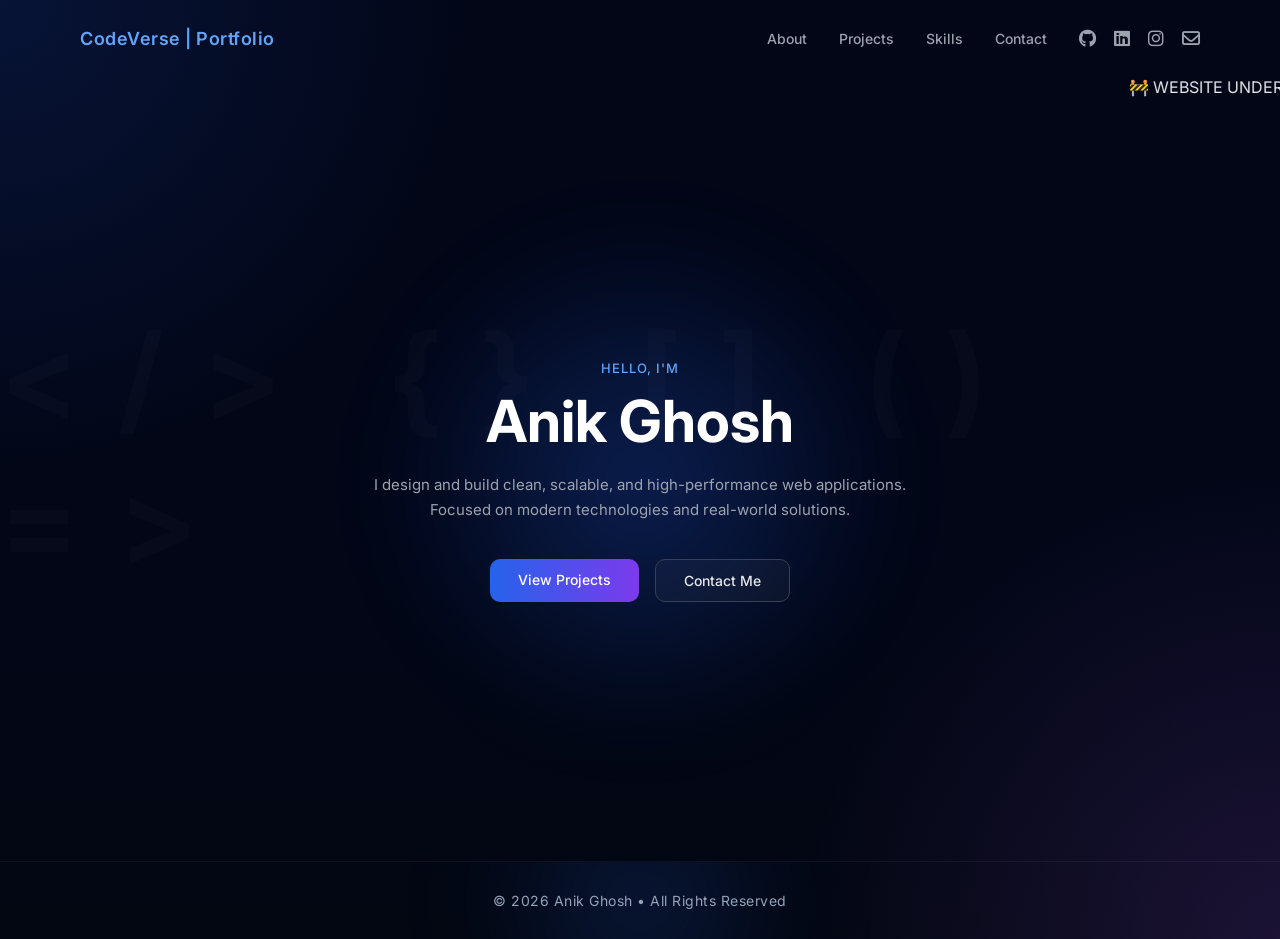
<file: index.html>
<!DOCTYPE html>
<html lang="en">

<head>

    <meta charset="UTF-8">
    <meta name="viewport" content="width=device-width, initial-scale=1.0">

    <title>CodeVerse | Portfolio</title>

    <!-- Favicon -->
    <link rel="icon" type="image/png" href="favicon.png">

    <!-- CSS -->
    <link rel="stylesheet" href="style.css">

    <!-- Google Font -->
    <link href="https://fonts.googleapis.com/css2?family=Inter:wght@300;400;500;600;700&display=swap" rel="stylesheet">

    <!-- Font Awesome -->
    <link rel="stylesheet" href="https://cdnjs.cloudflare.com/ajax/libs/font-awesome/6.5.0/css/all.min.css"/>

</head>

<body>

    <!-- NAVBAR -->

    <header>

        <div class="logo">CodeVerse | Portfolio</div>

        <nav>

            <a href="about.html">About</a>
            <a href="project.html">Projects</a>
            <a href="#">Skills</a>
            <a href="contact_me.html">Contact</a>

            <div class="icons">

                <a href="https://github.com/ItzAnik01" target="_blank">
                    <i class="fa-brands fa-github"></i>
                </a>

                <a href="https://www.linkedin.com/in/anik-ghosh-99a257406" target="_blank">
                    <i class="fa-brands fa-linkedin"></i>
                </a>

                <a href="https://www.instagram.com/anikcapturesofficial" target="_blank">
                    <i class="fa-brands fa-instagram"></i>
                </a>

                <a href="https://mail.google.com/mail/?view=cm&fs=1&to=sendmailtoanik@gmail.com" target="_blank">
                    <i class="fa-regular fa-envelope"></i>
                </a>

            </div>

        </nav>

    </header>

    <!-- HERO SECTION -->
<marquee direction="left" scrollamount="10">
  🚧 WEBSITE UNDER CONSTRUCTION 🚧 &nbsp;&nbsp; PLEASE CHECK BACK SOON! 🚧
</marquee>
    <section class="hero">

        <div class="hero-content">

            <h5>Hello, I'm</h5>

            <h1>Anik <span>Ghosh</span></h1>

            <p>
                I design and build clean, scalable, and high-performance web applications.
                <br>
                Focused on modern technologies and real-world solutions.
            </p>

            <div class="buttons">

                <a href="project.html" class="btn btn-primary">
                    View Projects
                </a>

                <a href="contact_me.html" class="btn btn-outline">
                    Contact Me
                </a>

            </div>

        </div>

    </section>

    <!-- COPYRIGHT -->

    <footer class="footer">

        <div class="footer-bg"></div>

        <p>
            © 2026 Anik Ghosh • All Rights Reserved
        </p>

    </footer>

</body>

</html>
</file>
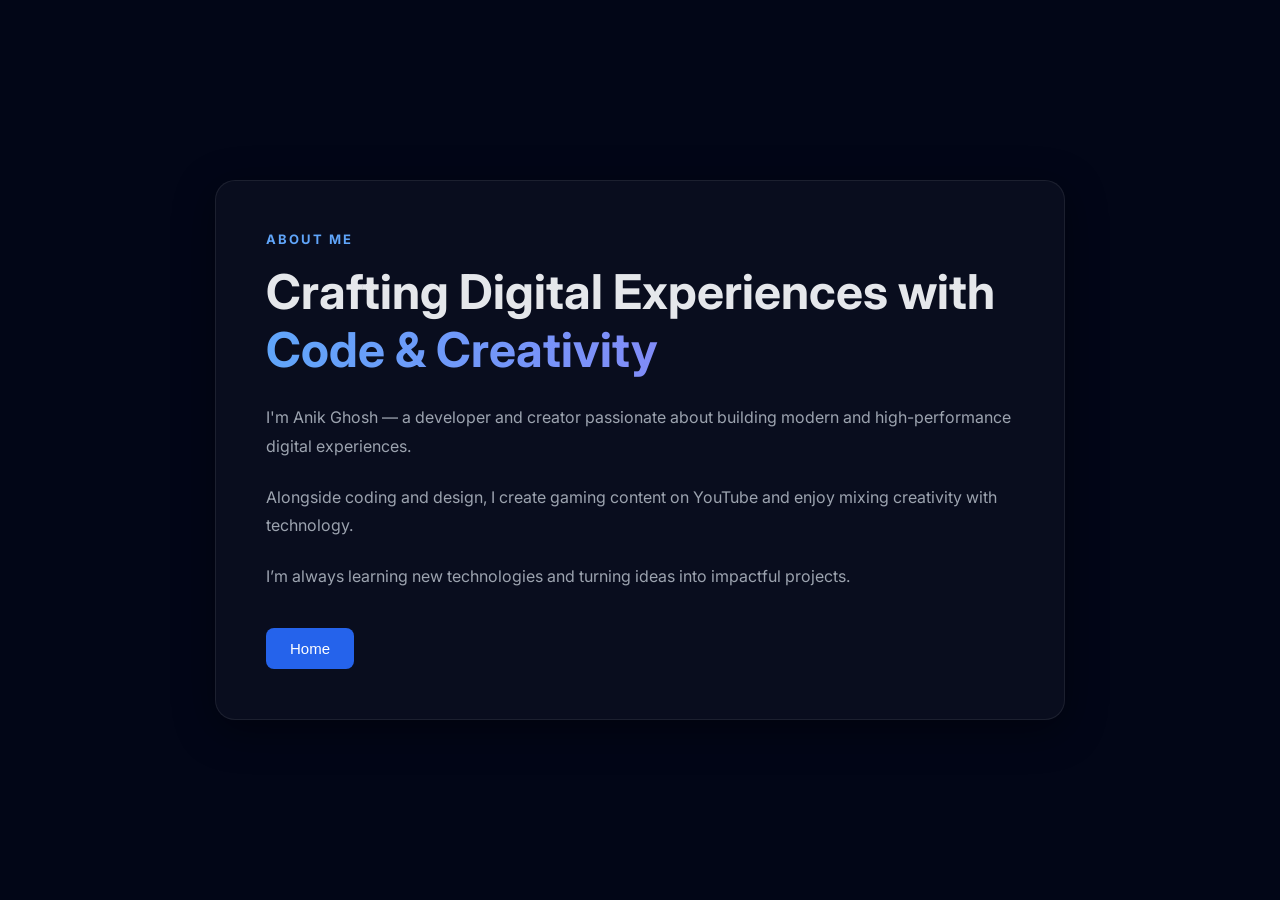
<file: about.html>
<!DOCTYPE html>
<html lang="en">

<head>
    <meta charset="UTF-8">
    <meta name="viewport" content="width=device-width, initial-scale=1.0">
    <title>About | CodeVerse</title>

    <link rel="stylesheet" href="aboutstyle.css">

    <link href="https://fonts.googleapis.com/css2?family=Inter:wght@300;400;500;600;700&display=swap" rel="stylesheet">
</head>

<body>

    <section class="about">

        <div class="about-container">

            <h5>ABOUT ME</h5>

            <h1>
                Crafting Digital Experiences with
                <span>Code & Creativity</span>
            </h1>

            <p>
                I'm Anik Ghosh — a developer and creator passionate about
                building modern and high-performance digital experiences.
            </p>

            <p>
                Alongside coding and design,
                I create gaming content on YouTube
                and enjoy mixing creativity with technology.
            </p>

            <p>
                I’m always learning new technologies
                and turning ideas into impactful projects.
            </p>

            <!-- BACK BUTTON -->

            <button class="back-btn" onclick="history.back()">
                Home
            </button>

        </div>

    </section>

</body>

</html>
</file>
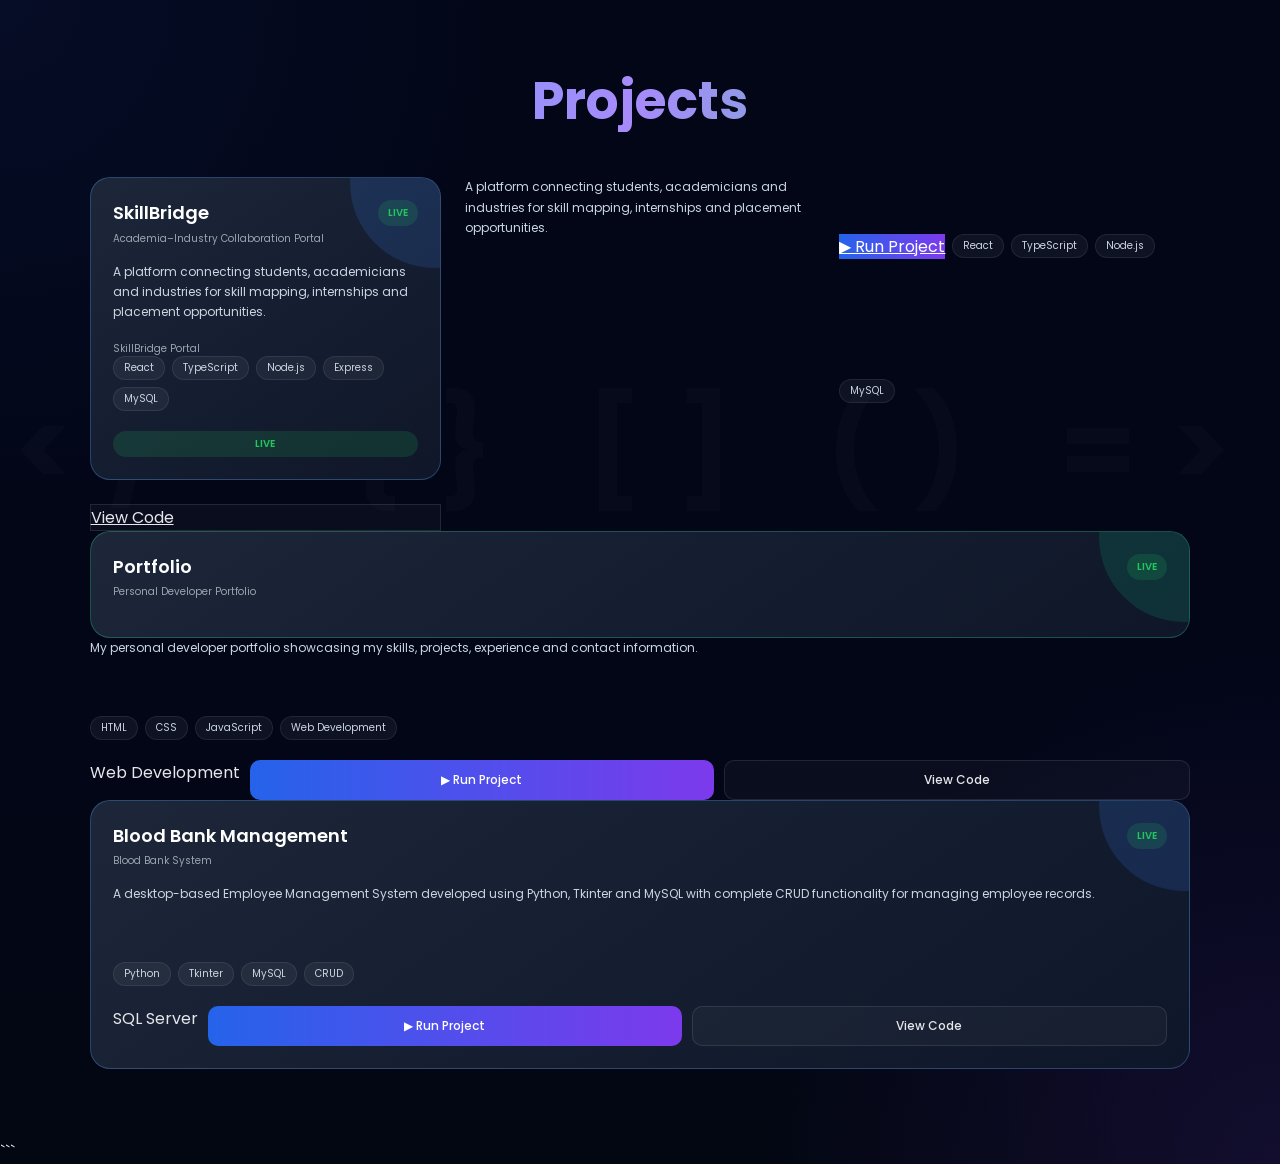
<file: project.html>
<!DOCTYPE html>
<html lang="en">

<head>

  <meta charset="UTF-8">

  <meta
    name="viewport"
    content="width=device-width, initial-scale=1.0"
  >

  <title>Anik Projects</title>


  <!-- Google Fonts -->

  <link rel="preconnect" href="https://fonts.googleapis.com">

  <link
    rel="preconnect"
    href="https://fonts.gstatic.com"
    crossorigin
  >

  <link
    href="https://fonts.googleapis.com/css2?family=Poppins:wght@300;400;500;600;700&display=swap"
    rel="stylesheet"
  >


  <!-- Project CSS -->
  <!-- CSS -->

  <link rel="stylesheet" href="project.css">

</head>


<body>


  <!-- =====================================
       PROJECTS SECTION
  ====================================== -->

  <section class="projects-section">


    <!-- Section Title -->

    <div class="section-title">

      <h1>Projects</h1>

    </div>



    <!-- =====================================
         PROJECTS GRID
    ====================================== -->

    <div class="projects-grid">


      <!-- =================================
           PROJECT 1 — SKILLBRIDGE
      ================================== -->

      <div class="project-card">

        <div class="card-glow"></div>


        <div class="project-header">

          <div>

            <h2>SkillBridge</h2>

            <p class="updated">
              Academia–Industry Collaboration Portal
            </p>

          </div>


          <span class="status live">
            LIVE
          </span>

        </div>


        <p class="description">

          A platform connecting students,
          academicians and industries for
          skill mapping, internships and
          placement opportunities.

        </p>

            <p class="updated">
              SkillBridge Portal
            </p>

        <div class="topics">

          <span>React</span>

          <span>TypeScript</span>

          <span>Node.js</span>

          <span>Express</span>

          <span>MySQL</span>

        </div>


        <div class="project-buttons">
          </div>


          <span class="status live">
            LIVE
          </span>

        </div>


        <p class="description">

          A platform connecting students,
          academicians and industries for
          skill mapping, internships and
          placement opportunities.

        </p>


        <div class="topics">

          <!-- Live Project -->

          <a
            href="https://skillbridgeportal.vercel.app/"
            target="_blank"
            rel="noopener noreferrer"
            class="run-btn"
          >

            ▶ Run Project

          </a>
          <span>React</span>

          <span>TypeScript</span>

          <span>Node.js</span>

          <span>MySQL</span>

        </div>

          <!-- GitHub -->

          <a
            href="https://github.com/dipanjan2907/Skill_Bridge_SIH"
            target="_blank"
            rel="noopener noreferrer"
            class="code-btn"
          >

            View Code

          </a>


        </div>

      </div>



      <!-- =================================
           PROJECT 2 — PORTFOLIO
      ================================== -->

      <div class="project-card">

        <div class="card-glow"></div>


        <div class="project-header">

          <div>

            <h2>Portfolio</h2>

            <p class="updated">
              Personal Developer Portfolio
            </p>

          </div>


          <span class="status live">
            LIVE
          </span>

        </div>

          </div>

        <p class="description">

          My personal developer portfolio
          showcasing my skills, projects,
          experience and contact information.

        </p>


        <div class="topics">

          <span>HTML</span>

          <span>CSS</span>

          <span>JavaScript</span>

          <span>Web Development</span>

        </div>


        <div class="project-buttons">

          <span>Web Development</span>

          <!-- Live Portfolio -->

          <a
            href="https://itzanik01.github.io/portfolio/"
            target="_blank"
            rel="noopener noreferrer"
            class="run-btn"
          >

            ▶ Run Project

          </a>


          <!-- GitHub -->

          <a
            href="https://github.com/ItzAnik01"
            target="_blank"
            rel="noopener noreferrer"
            class="code-btn"
          >

            View Code

          </a>


        </div>

      </div>



      <!-- =================================
           PROJECT 3 — EMPLOYEE MANAGEMENT
      ================================== -->
      <!-- =====================
           PROJECT 3
      ====================== -->

      <div class="project-card">

        <div class="card-glow"></div>


        <div class="project-header">

          <div>

            <h2>Blood Bank Management</h2>

            <p class="updated">
              Blood Bank System
            </p>

          </div>


          <span class="status live">
            LIVE
          </span>

        </div>


        <p class="description">

          A desktop-based Employee Management
          System developed using Python,
          Tkinter and MySQL with complete
          CRUD functionality for managing
          employee records.

        </p>


        <div class="topics">

          <span>Python</span>

          <span>Tkinter</span>

          <span>MySQL</span>

          <span>CRUD</span>

        </div>


        <div class="project-buttons">

          <span>SQL Server</span>

          <!-- Live Project -->

          <a
            href="https://itzanik01.github.io/emsfrompy/"
            target="_blank"
            rel="noopener noreferrer"
            class="run-btn"
          >

            ▶ Run Project

          </a>


          <!-- GitHub -->

          <a
            href="https://github.com/ItzAnik01"
            target="_blank"
            rel="noopener noreferrer"
            class="code-btn"
          >

            View Code

          </a>


        </div>

      </div>


    </div>

  </section>


</body>

</html>
```
</file>
<file: style.css>
/* RESET */

*{
    margin:0;
    padding:0;
    box-sizing:border-box;
}

/* GLOBAL */

html{
    scroll-behavior:smooth;
}

body{

    font-family:'Inter',sans-serif;

    background:
    radial-gradient(circle at top left,rgba(37,99,235,0.15),transparent 30%),
    radial-gradient(circle at bottom right,rgba(168,85,247,0.15),transparent 30%),
    linear-gradient(180deg,#020617,#020617 60%,#030712);

    color:#e5e7eb;

    min-height:100vh;

    overflow-x:hidden;

    position:relative;
}

/* ANIMATED BACKGROUND SYMBOLS */

body::before{

    content:"</> {} [] () =>";

    position:fixed;
    inset:0;

    font-size:120px;
    font-weight:700;

    color:rgba(255,255,255,0.02);

    letter-spacing:40px;

    display:flex;
    align-items:center;
    justify-content:center;

    pointer-events:none;
    user-select:none;

    animation:floatBg 8s linear infinite;
}

@keyframes floatBg{

    0%{
        transform:translateY(0px);
    }

    50%{
        transform:translateY(-18px);
    }

    100%{
        transform:translateY(0px);
    }
}

/* NAVBAR */

header{

    display:flex;
    justify-content:space-between;
    align-items:center;

    padding:28px 80px;

    position:relative;
    z-index:10;
}

/* LOGO */

.logo{

    font-size:18px;
    font-weight:600;

    color:#60a5fa;

    letter-spacing:0.5px;

    animation:glowLogo 3s ease-in-out infinite alternate;
}

@keyframes glowLogo{

    from{
        text-shadow:0 0 5px #60a5fa;
    }

    to{
        text-shadow:
        0 0 10px #60a5fa,
        0 0 20px #60a5fa;
    }
}

/* NAVIGATION */

nav{

    display:flex;
    align-items:center;
    gap:32px;
}

nav a{

    text-decoration:none;

    color:#9ca3af;

    font-size:14px;
    font-weight:500;

    transition:0.3s;

    position:relative;
}

nav a:hover{
    color:#ffffff;
}

/* NAV UNDERLINE */

nav a::after{

    content:"";

    position:absolute;

    left:0;
    bottom:-5px;

    width:0%;
    height:2px;

    background:#60a5fa;

    transition:0.3s;
}

nav a:hover::after{
    width:100%;
}

/* SOCIAL ICONS */

.icons{

    display:flex;
    align-items:center;
    gap:18px;
}

.icons a{

    color:#9ca3af;

    font-size:18px;

    transition:0.3s;
}

.icons a:hover{

    color:#60a5fa;

    transform:translateY(-4px) scale(1.1);
}

/* HERO SECTION */

.hero{

    min-height:calc(100vh - 140px);

    display:flex;
    align-items:center;
    justify-content:center;

    text-align:center;

    position:relative;
    z-index:2;
}

/* HERO GLOW */

.hero::before{

    content:"";

    position:absolute;

    width:520px;
    height:520px;

    background:radial-gradient(
        circle,
        rgba(37,99,235,0.28),
        transparent 70%
    );

    filter:blur(40px);

    z-index:-1;

    animation:pulseGlow 5s ease-in-out infinite;
}

@keyframes pulseGlow{

    0%{
        transform:scale(1);
        opacity:0.5;
    }

    50%{
        transform:scale(1.1);
        opacity:1;
    }

    100%{
        transform:scale(1);
        opacity:0.5;
    }
}

/* HERO CONTENT */

.hero-content{

    max-width:720px;

    padding:0 20px;
}

/* SMALL TITLE */

.hero-content h5{

    font-size:13px;
    font-weight:500;

    color:#60a5fa;

    margin-bottom:14px;

    letter-spacing:1px;
    text-transform:uppercase;
}

/* MAIN TITLE */

.hero-content h1{

    font-size:58px;
    font-weight:700;

    line-height:1.1;

    margin-bottom:18px;

    color:#ffffff;

    animation:whiteGlow 3s ease-in-out infinite;
}

/* WHITE GLOW */

@keyframes whiteGlow{

    0%{

        text-shadow:
        0 0 8px rgba(255,255,255,0.15),
        0 0 15px rgba(255,255,255,0.08);
    }

    50%{

        text-shadow:
        0 0 20px rgba(255,255,255,0.35),
        0 0 35px rgba(255,255,255,0.15);
    }

    100%{

        text-shadow:
        0 0 8px rgba(255,255,255,0.15),
        0 0 15px rgba(255,255,255,0.08);
    }
}

/* DESCRIPTION */

.hero-content p{

    font-size:15px;

    color:#9ca3af;

    line-height:1.7;

    margin-bottom:36px;
}

/* BUTTONS */

.buttons{

    display:flex;
    justify-content:center;

    gap:16px;
}

.buttons a{
    text-decoration:none;
}

/* BUTTON STYLE */

.btn{

    padding:12px 28px;

    border-radius:10px;

    font-size:14px;
    font-weight:500;

    transition:0.3s;
}

.btn:hover{

    transform:translateY(-4px);

    box-shadow:0 10px 25px rgba(37,99,235,0.35);
}

/* PRIMARY BUTTON */

.btn-primary{

    background:linear-gradient(90deg,#2563eb,#7c3aed);

    color:#ffffff;
}

.btn-primary:hover{
    opacity:0.9;
}

/* OUTLINE BUTTON */

.btn-outline{

    border:1px solid #374151;

    color:#e5e7eb;

    background:rgba(255,255,255,0.03);
}

.btn-outline:hover{

    border-color:#60a5fa;

    color:#60a5fa;
}

/* FOOTER */

.footer{

    width:100%;

    padding:30px 20px;

    display:flex;
    justify-content:center;
    align-items:center;

    position:relative;

    overflow:hidden;

    border-top:1px solid rgba(255,255,255,0.05);
}

/* FOOTER BACKGROUND */

.footer-bg{

    position:absolute;

    width:300px;
    height:300px;

    background:radial-gradient(
        circle,
        rgba(37,99,235,0.25),
        transparent 70%
    );

    filter:blur(60px);

    animation:footerGlow 4s ease-in-out infinite;
}

@keyframes footerGlow{

    0%{
        transform:scale(1);
    }

    50%{
        transform:scale(1.2);
    }

    100%{
        transform:scale(1);
    }
}

/* COPYRIGHT TEXT */

.footer p{

    position:relative;
    z-index:2;

    text-align:center;

    color:#94a3b8;

    font-size:14px;

    letter-spacing:0.5px;
}

/* RESPONSIVE */

@media(max-width:768px){

    header{

        padding:20px;

        flex-direction:column;

        gap:18px;
    }

    nav{

        flex-wrap:wrap;

        justify-content:center;

        gap:18px;
    }

    .hero-content h1{
        font-size:40px;
    }

    .buttons{

        flex-direction:column;

        align-items:center;
    }

    .btn{
        width:220px;
    }

    body::before{

        font-size:60px;

        letter-spacing:15px;
    }
}
</file>
<file: aboutstyle.css>
/* RESET */

*{
    margin:0;
    padding:0;
    box-sizing:border-box;
}

/* BODY */

body{
    font-family:'Inter',sans-serif;
    background:#020617;
    color:#e5e7eb;

    min-height:100vh;

    display:flex;
    justify-content:center;
    align-items:center;

    padding:30px;
}

/* ABOUT */

.about{
    width:100%;
    max-width:850px;
}

/* CARD */

.about-container{
    background:rgba(255,255,255,0.03);

    border:1px solid rgba(255,255,255,0.08);

    padding:50px;

    border-radius:20px;

    box-shadow:0 10px 40px rgba(0,0,0,0.4);
}

/* TITLE */

.about-container h5{
    color:#60a5fa;

    font-size:13px;
    letter-spacing:2px;

    margin-bottom:16px;
}

.about-container h1{
    font-size:48px;

    margin-bottom:25px;

    line-height:1.2;
}

.about-container h1 span{
    background:linear-gradient(90deg,#60a5fa,#818cf8);

    -webkit-background-clip:text;
    -webkit-text-fill-color:transparent;
}

/* TEXT */

.about-container p{
    color:#9ca3af;

    font-size:16px;

    line-height:1.8;

    margin-bottom:22px;
}

/* BACK BUTTON */

.back-btn{

    margin-top:15px;

    padding:12px 24px;

    background:#2563eb;

    color:white;

    border:none;

    border-radius:8px;

    font-size:15px;

    cursor:pointer;

    transition:0.3s;
}

.back-btn:hover{

    background:#1d4ed8;

    transform:translateY(-2px);
}

/* RESPONSIVE */

@media(max-width:768px){

    .about-container{
        padding:35px 25px;
    }

    .about-container h1{
        font-size:36px;
    }

    .about-container p{
        font-size:15px;
    }

}
</file>
<file: project.css>
/* =====================================================
   RESET
===================================================== */

* {
    margin: 0;
    padding: 0;
    box-sizing: border-box;
    font-family: "Poppins", sans-serif;
}


/* =====================================================
   HTML
===================================================== */

html {
    scroll-behavior: smooth;
}


/* =====================================================
   BODY
===================================================== */

body {
    min-height: 100vh;
    overflow-x: hidden;
    position: relative;

    color: #e5e7eb;

    background:
        radial-gradient(
            circle at top left,
            rgba(30, 58, 138, 0.13),
            transparent 30%
        ),
        radial-gradient(
            circle at bottom right,
            rgba(124, 58, 237, 0.13),
            transparent 30%
        ),
        linear-gradient(
            180deg,
            #020617 0%,
            #020617 60%,
            #030712 100%
        );
}


/* =====================================================
   BACKGROUND CODE SYMBOLS
===================================================== */

body::before {
    content: "</> {} [] () =>";

    position: fixed;

    top: 50%;
    left: 50%;

    transform: translate(-50%, -50%);

    width: 100%;

    text-align: center;

    font-size: 110px;
    font-weight: 700;

    letter-spacing: 35px;

    color: rgba(255, 255, 255, 0.018);

    pointer-events: none;

    z-index: 0;

    white-space: nowrap;

    animation: floatBg 6s ease-in-out infinite;
}


@keyframes floatBg {

    0% {
        transform: translate(-50%, -50%);
    }

    50% {
        transform: translate(-50%, calc(-50% - 20px));
    }

    100% {
        transform: translate(-50%, -50%);
    }
}


/* =====================================================
   PROJECT SECTION
===================================================== */

.projects-section {
    width: 100%;
    min-height: 100vh;

    padding: 70px 7%;

    position: relative;

    z-index: 2;
}


/* =====================================================
   TITLE
===================================================== */

.section-title {
    width: 100%;

    text-align: center;

    margin-bottom: 45px;
}


.section-title h1 {
    margin: 0;

    font-size: 52px;
    font-weight: 700;
    line-height: 1.2;

    background:
        linear-gradient(
            90deg,
            #60a5fa,
            #a78bfa,
            #34d399
        );

    -webkit-background-clip: text;
    background-clip: text;

    -webkit-text-fill-color: transparent;

    animation: whiteGlow 2s ease-in-out infinite;
}


@keyframes whiteGlow {

    0% {
        filter:
            drop-shadow(
                0 0 5px
                rgba(96, 165, 250, 0.2)
            );
    }

    50% {
        filter:
            drop-shadow(
                0 0 15px
                rgba(167, 139, 250, 0.5)
            );
    }

    100% {
        filter:
            drop-shadow(
                0 0 5px
                rgba(52, 211, 153, 0.2)
            );
    }
}


/* =====================================================
   PROJECT GRID
===================================================== */

.projects-grid {
    width: 100%;

    display: grid;

    grid-template-columns:
        repeat(
            auto-fit,
            minmax(320px, 1fr)
        );

    gap: 24px;

    align-items: stretch;
}


/* =====================================================
   PROJECT CARD
===================================================== */

.project-card {
    width: 100%;
    min-width: 0;

    position: relative;

    display: flex;

    flex-direction: column;

    background:
        linear-gradient(
            145deg,
            rgba(30, 41, 59, 0.94),
            rgba(15, 23, 42, 0.97)
        );

    border: 1px solid
        rgba(255, 255, 255, 0.08);

    border-radius: 20px;

    padding: 22px;

    overflow: hidden;

    backdrop-filter: blur(12px);
    -webkit-backdrop-filter: blur(12px);

    transition:
        transform 0.25s ease,
        box-shadow 0.25s ease,
        border-color 0.25s ease;
}


/* =====================================================
   CARD BORDER COLORS
===================================================== */

.project-card:nth-child(3n + 1) {
    border-color:
        rgba(96, 165, 250, 0.30);
}


.project-card:nth-child(3n + 2) {
    border-color:
        rgba(167, 139, 250, 0.30);
}


.project-card:nth-child(3n + 3) {
    border-color:
        rgba(52, 211, 153, 0.30);
}


/* =====================================================
   CARD HOVER
===================================================== */

.project-card:hover {
    transform: translateY(-6px);

    box-shadow:
        0 15px 35px
        rgba(0, 0, 0, 0.45);
}


/* =====================================================
   CARD GLOW
===================================================== */

.card-glow {
    position: absolute;

    width: 170px;
    height: 170px;

    top: -80px;
    right: -80px;

    border-radius: 50%;

    pointer-events: none;

    z-index: 0;

    animation:
        glowMove 3s ease-in-out infinite;
}


.project-card:nth-child(3n + 1)
.card-glow {
    background:
        rgba(59, 130, 246, 0.16);
}


.project-card:nth-child(3n + 2)
.card-glow {
    background:
        rgba(168, 85, 247, 0.16);
}


.project-card:nth-child(3n + 3)
.card-glow {
    background:
        rgba(16, 185, 129, 0.16);
}


@keyframes glowMove {

    0% {
        transform: scale(1);
    }

    50% {
        transform: scale(1.15);
    }

    100% {
        transform: scale(1);
    }
}


/* =====================================================
   PROJECT HEADER
===================================================== */

.project-header {
    width: 100%;

    display: flex;

    align-items: flex-start;

    justify-content: space-between;

    gap: 15px;

    margin-bottom: 16px;

    position: relative;

    z-index: 2;
}


.project-header > div {
    flex: 1;

    min-width: 0;
}


.project-header h2 {
    color: #ffffff;

    font-size: 18px;

    font-weight: 600;

    line-height: 1.4;

    margin: 0 0 5px 0;
}


.updated {
    color: #9ca3af;

    font-size: 10px;

    line-height: 1.5;
}


/* =====================================================
   STATUS
===================================================== */

.status {
    display: inline-flex;

    align-items: center;
    justify-content: center;

    flex-shrink: 0;

    height: fit-content;

    padding: 5px 10px;

    border-radius: 30px;

    font-size: 10px;

    font-weight: 600;

    position: relative;

    z-index: 3;
}


.live {
    color: #22c55e;

    background:
        rgba(34, 197, 94, 0.15);
}


.code-only {
    color: #fbbf24;

    background:
        rgba(251, 191, 36, 0.15);
}


/* =====================================================
   DESCRIPTION
===================================================== */

.description {
    width: 100%;

    color: #cbd5e1;

    font-size: 12px;

    line-height: 1.7;

    margin: 0 0 18px 0;

    min-height: 60px;

    position: relative;

    z-index: 2;
}


/* =====================================================
   TECHNOLOGY TAGS
===================================================== */

.topics {
    width: 100%;

    display: flex;

    flex-wrap: wrap;

    align-items: center;

    gap: 7px;

    margin: 0 0 20px 0;

    position: relative;

    z-index: 2;
}


.topics span {
    display: inline-flex;

    align-items: center;
    justify-content: center;

    padding: 6px 10px;

    border-radius: 30px;

    color: #cbd5e1;

    font-size: 10px;

    line-height: 1;

    white-space: nowrap;

    background:
        rgba(255, 255, 255, 0.05);

    border:
        1px solid
        rgba(255, 255, 255, 0.08);

    transition:
        transform 0.2s ease,
        background 0.2s ease,
        color 0.2s ease;
}


.topics span:hover {
    transform: scale(1.08);

    color: #60a5fa;

    background:
        rgba(37, 99, 235, 0.13);
}


/* =====================================================
   BUTTON CONTAINER
===================================================== */

.project-buttons {
    width: 100%;

    display: flex;

    gap: 10px;

    margin-top: auto;

    position: relative;

    z-index: 2;
}


/* =====================================================
   BUTTONS
===================================================== */

.project-buttons a {
    flex: 1;

    width: 50%;

    height: 40px;

    display: flex;

    align-items: center;

    justify-content: center;

    text-align: center;

    text-decoration: none;

    border-radius: 10px;

    font-size: 12px;

    font-weight: 500;

    white-space: nowrap;

    transition:
        transform 0.2s ease,
        box-shadow 0.2s ease,
        border-color 0.2s ease,
        color 0.2s ease;
}


/* =====================================================
   RUN PROJECT BUTTON
===================================================== */

.run-btn {
    color: #ffffff;

    background:
        linear-gradient(
            90deg,
            #2563eb,
            #7c3aed
        );
}


.run-btn:hover {
    transform: translateY(-3px);

    box-shadow:
        0 8px 18px
        rgba(37, 99, 235, 0.35);
}


/* =====================================================
   VIEW CODE BUTTON
===================================================== */

.code-btn {
    color: #e5e7eb;

    background:
        rgba(255, 255, 255, 0.03);

    border:
        1px solid
        rgba(255, 255, 255, 0.10);
}


.code-btn:hover {
    transform: translateY(-3px);

    color: #60a5fa;

    border-color: #60a5fa;

    background: #0f172a;
}


/* =====================================================
   ERROR BOX
===================================================== */

.error-box {
    width: 100%;

    padding: 25px;

    text-align: center;

    border-radius: 16px;

    color: #ef4444;

    background:
        rgba(239, 68, 68, 0.08);

    border:
        1px solid
        rgba(239, 68, 68, 0.15);
}


/* =====================================================
   TABLET
===================================================== */

@media (max-width: 900px) {

    .projects-section {
        padding: 60px 5%;
    }

    .projects-grid {
        grid-template-columns:
            repeat(2, minmax(280px, 1fr));
    }

}


/* =====================================================
   MOBILE
===================================================== */

@media (max-width: 650px) {

    body::before {
        font-size: 60px;

        letter-spacing: 15px;
    }


    .projects-section {
        padding: 50px 5%;
    }


    .section-title {
        margin-bottom: 35px;
    }


    .section-title h1 {
        font-size: 38px;
    }


    .projects-grid {
        grid-template-columns: 1fr;

        gap: 18px;
    }


    .project-card {
        padding: 20px;
    }


    .project-header {
        flex-direction: row;
    }


    .project-header h2 {
        font-size: 17px;
    }


    .project-buttons {
        flex-direction: row;
    }


    .project-buttons a {
        width: 50%;

        font-size: 11px;
    }

}


/* =====================================================
   VERY SMALL MOBILE
===================================================== */

@media (max-width: 400px) {

    .project-header {
        flex-direction: column;
    }


    .status {
        align-self: flex-start;
    }


    .project-buttons {
        flex-direction: column;
    }


    .project-buttons a {
        width: 100%;
    }

}
</file>
